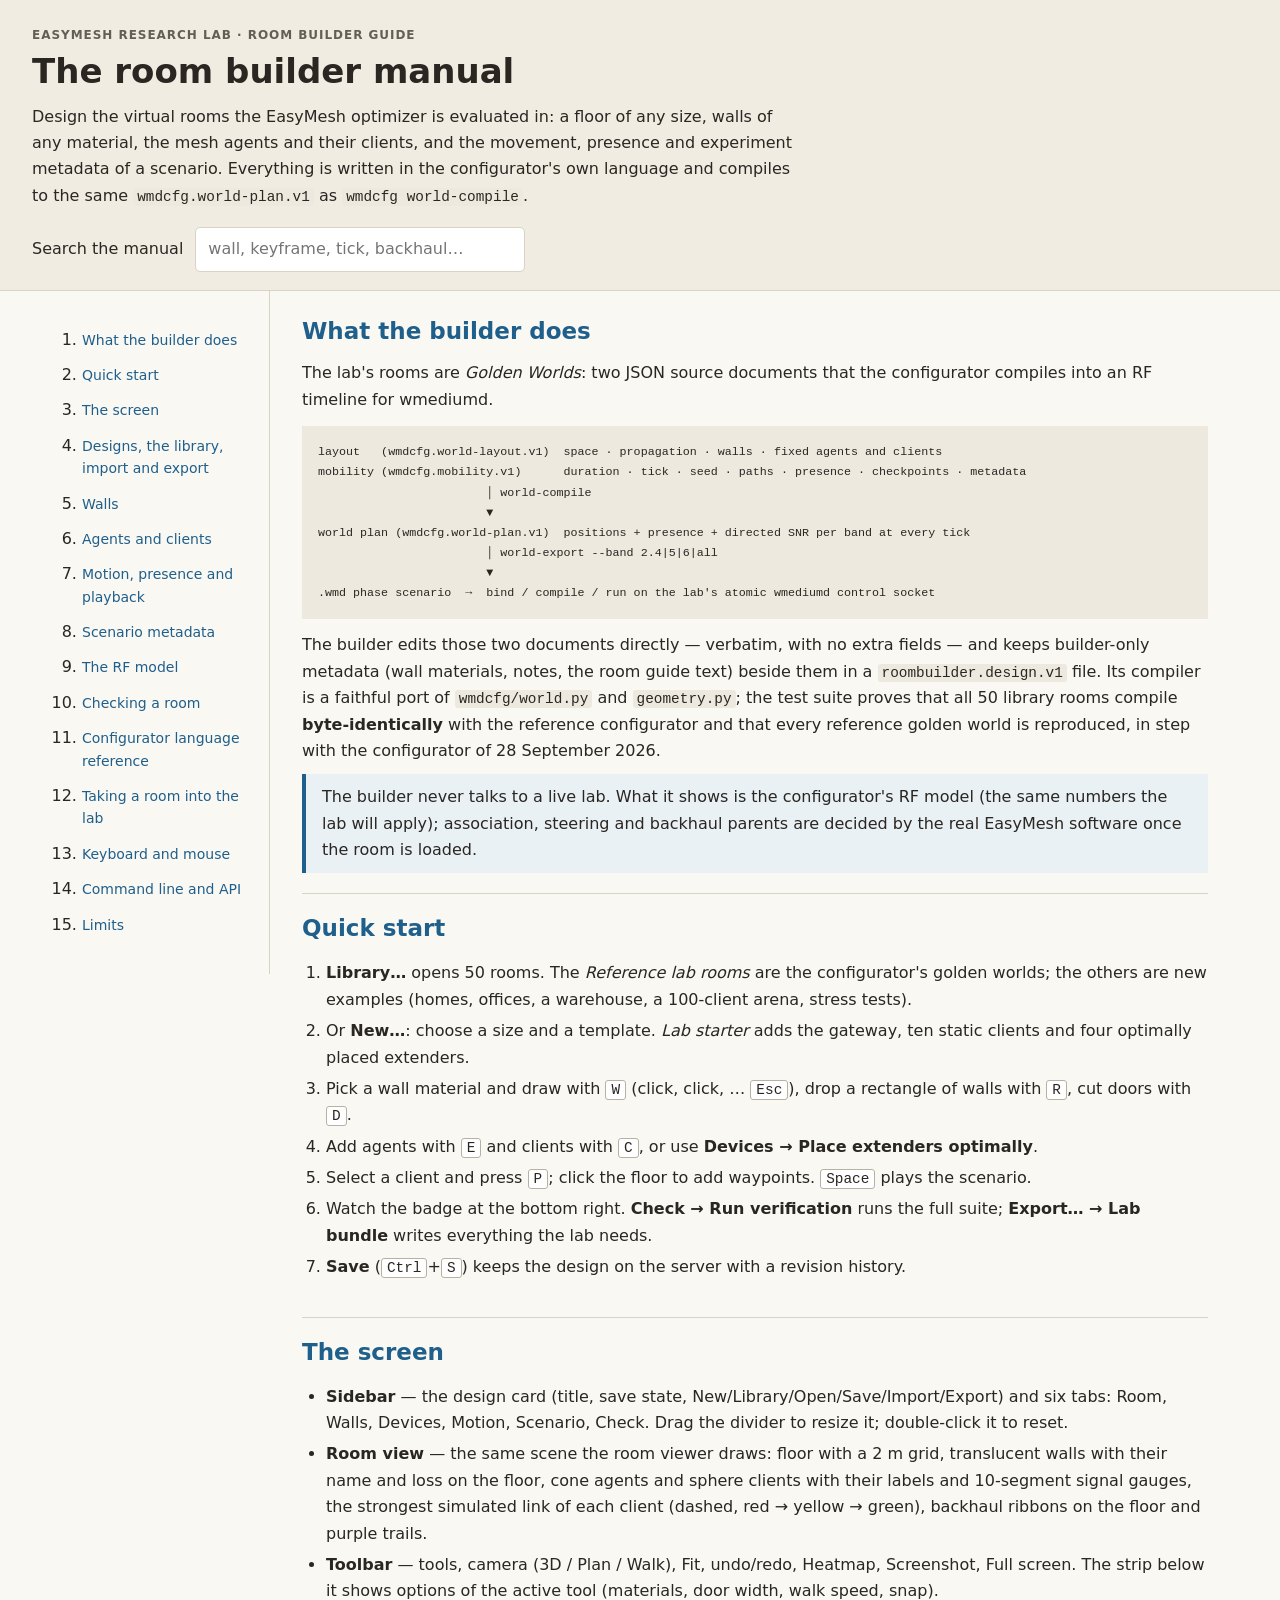
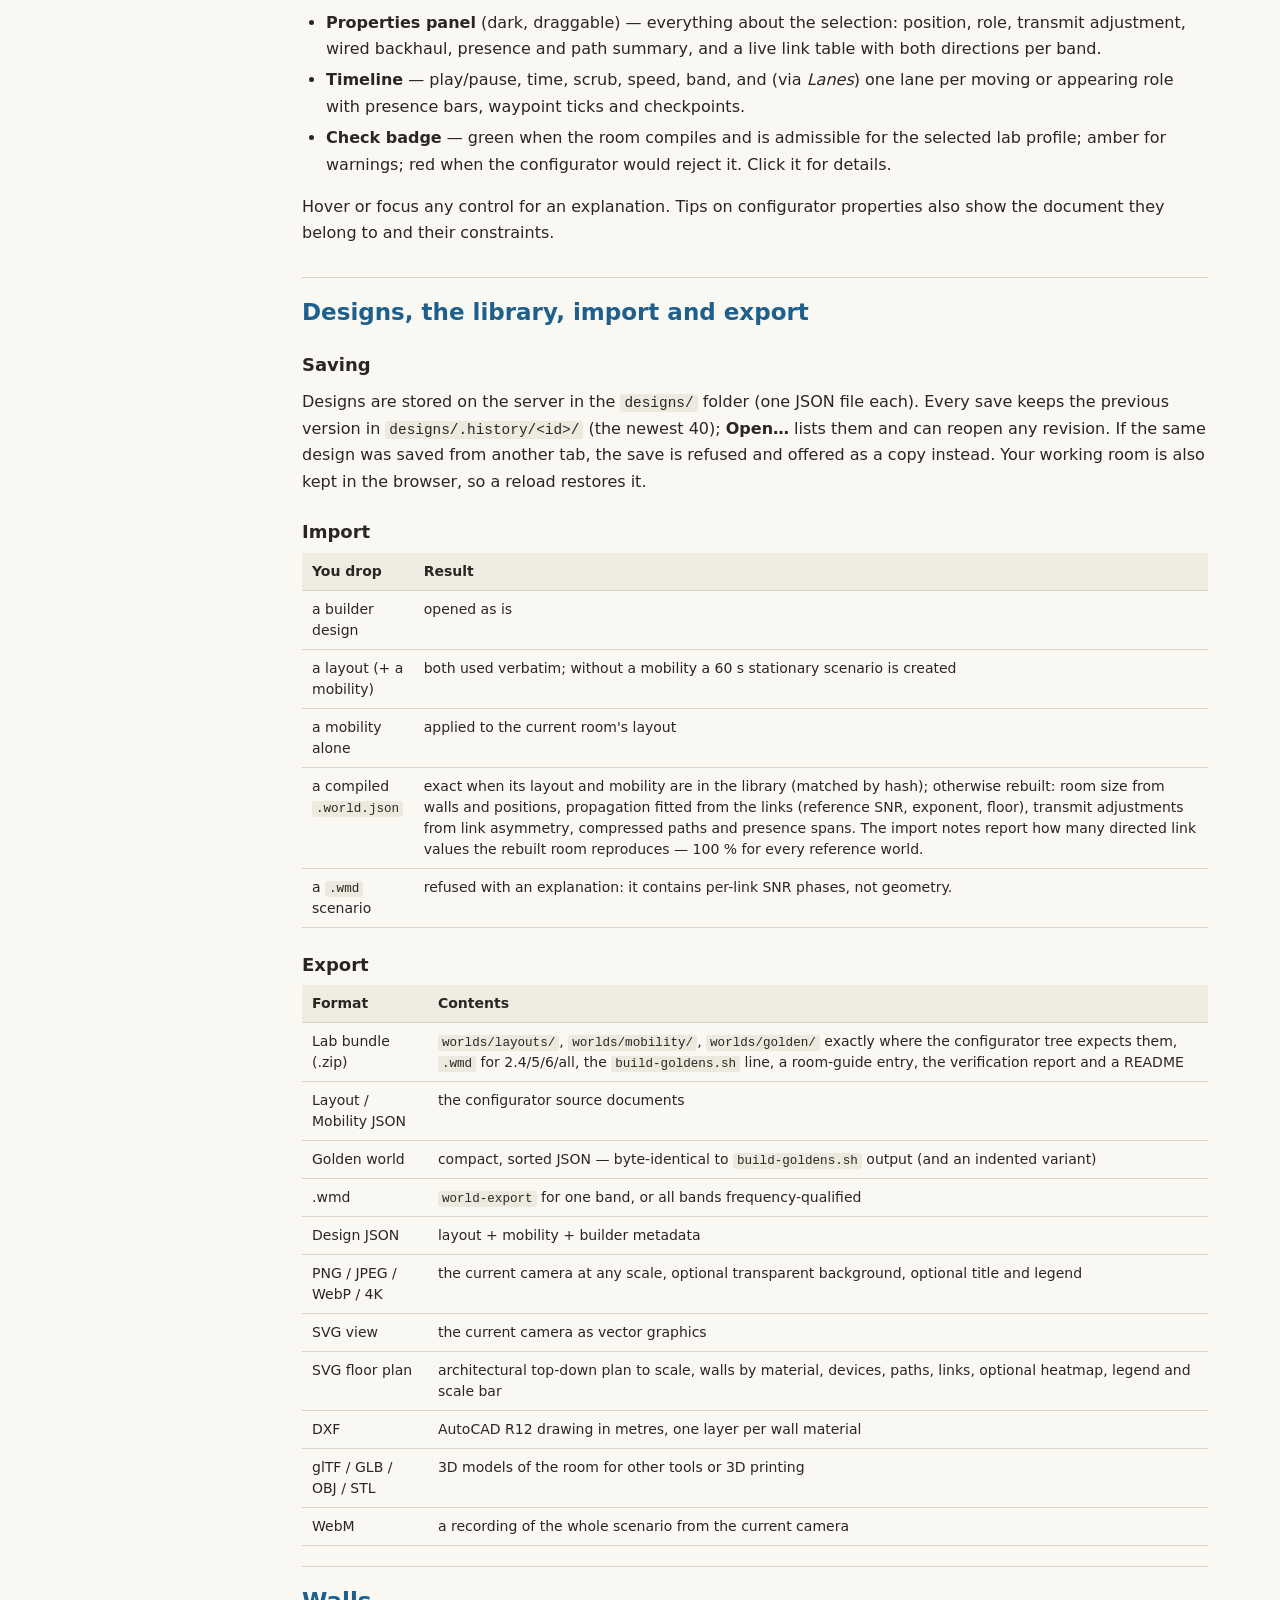
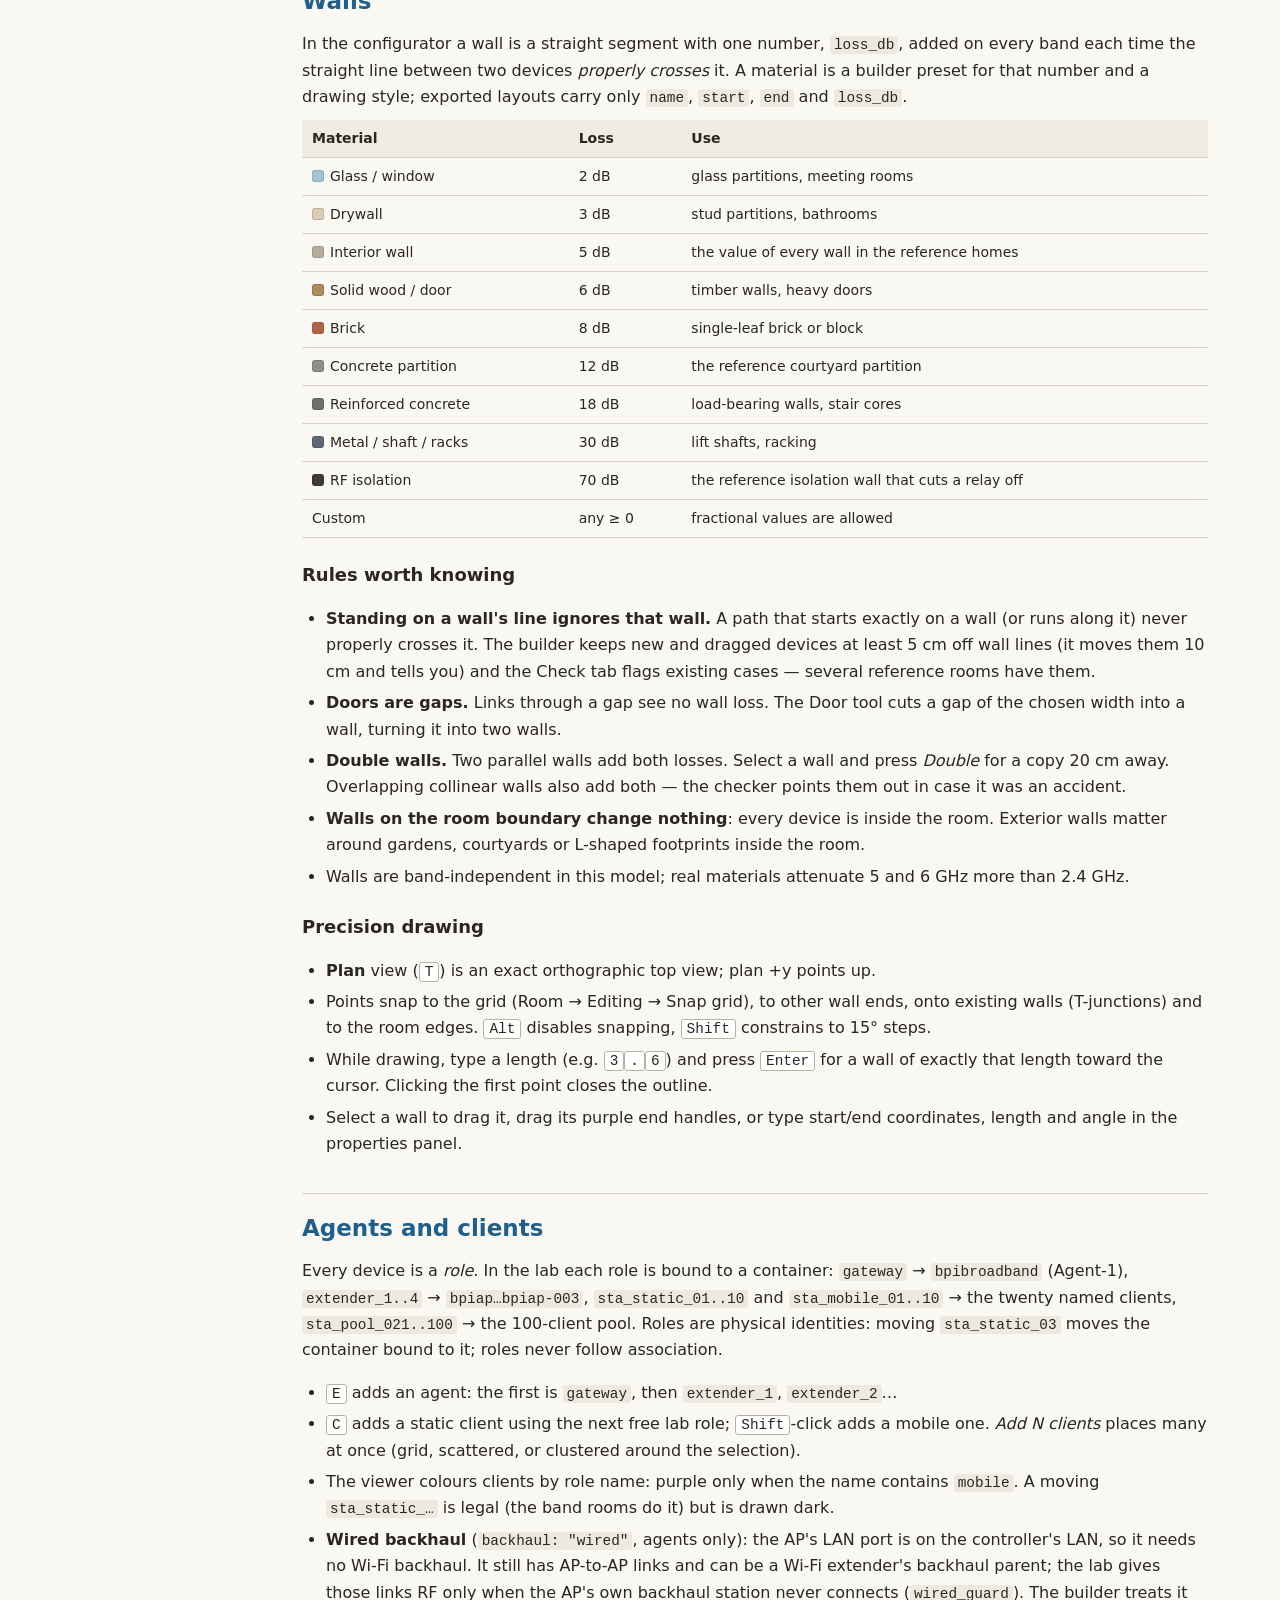
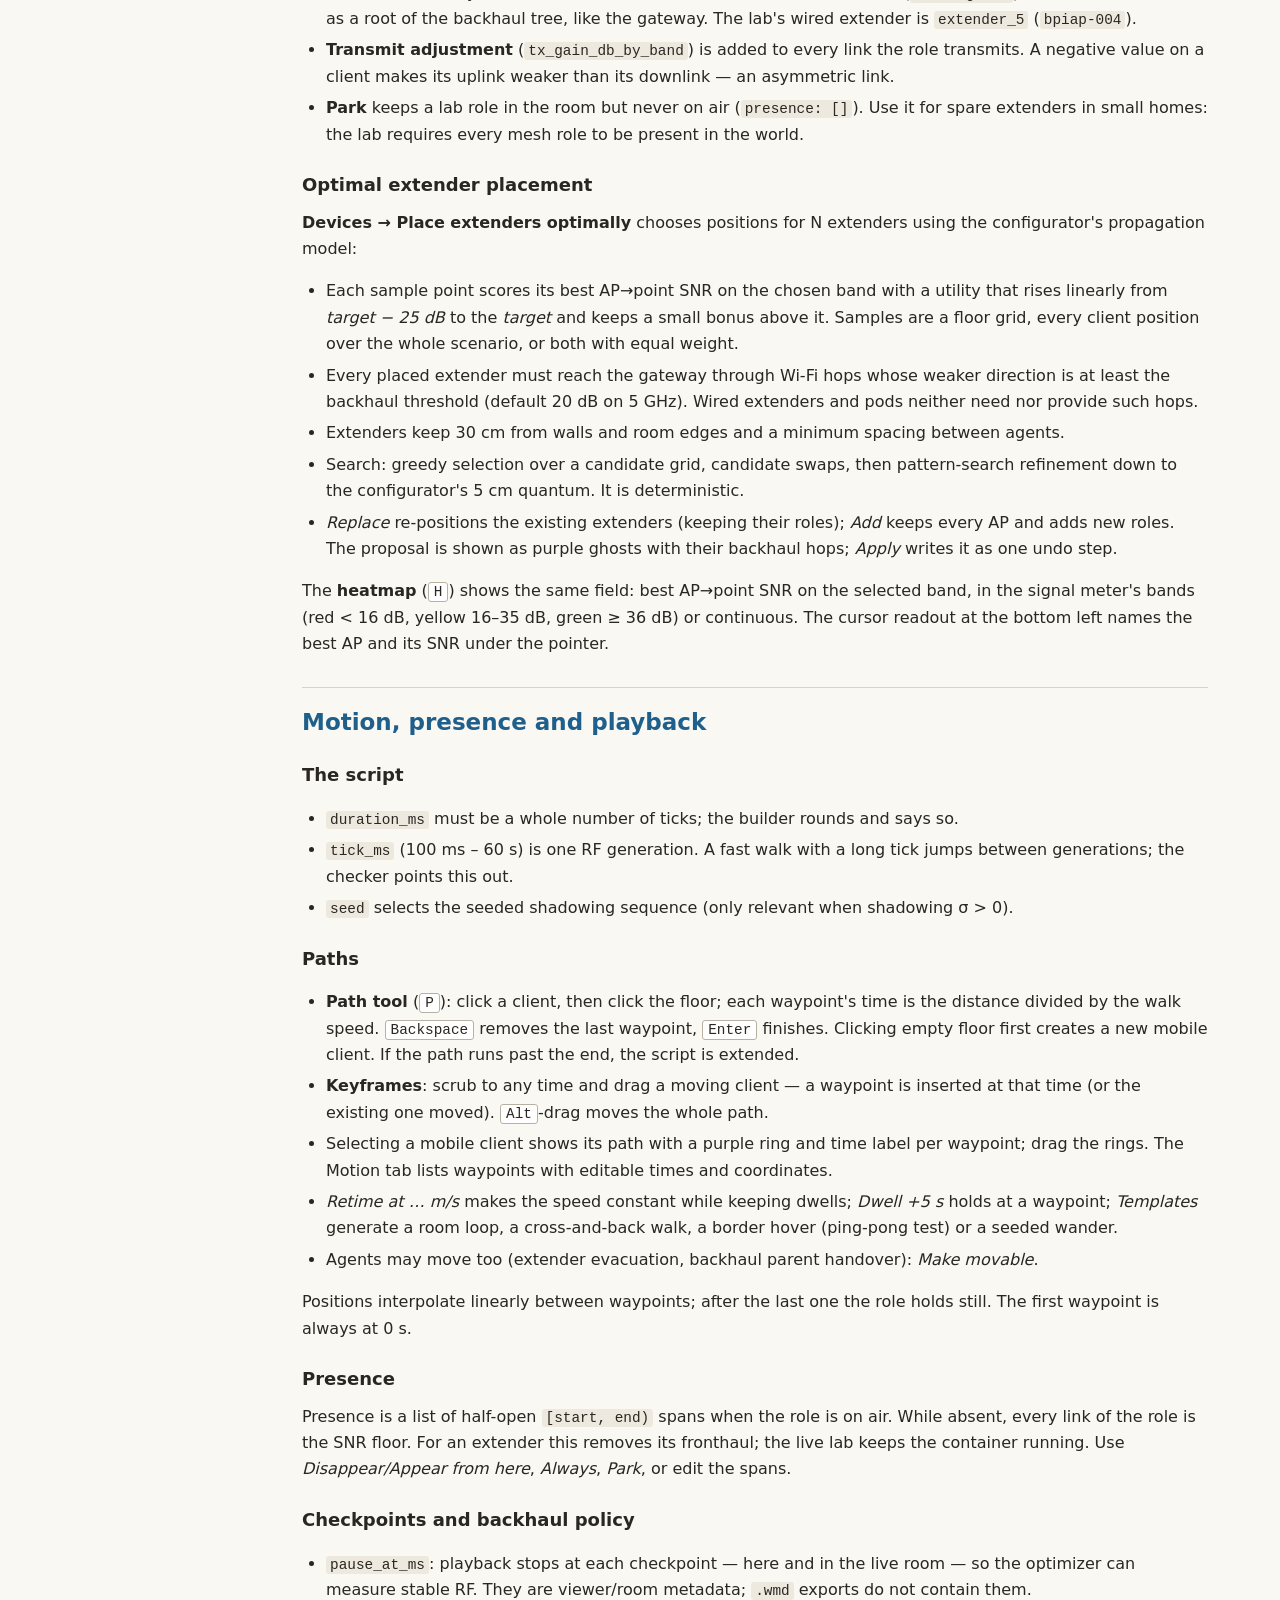
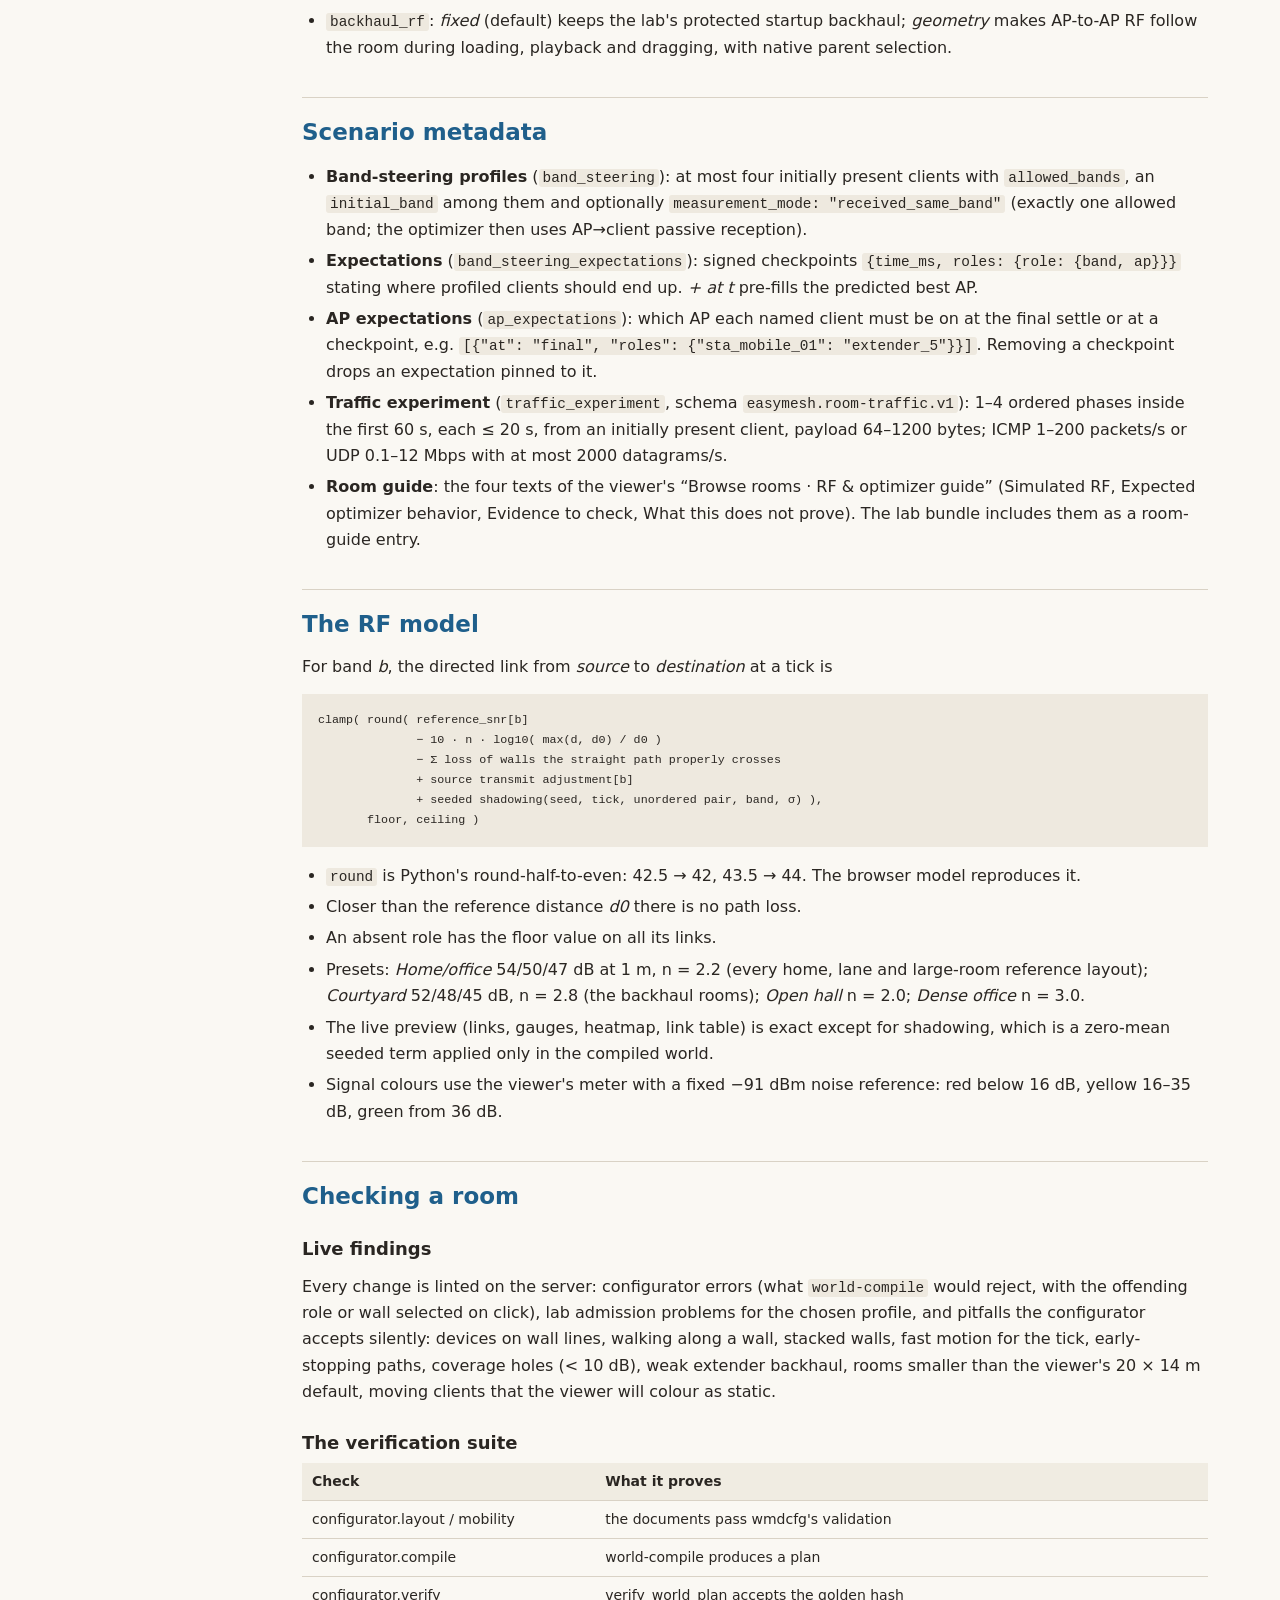
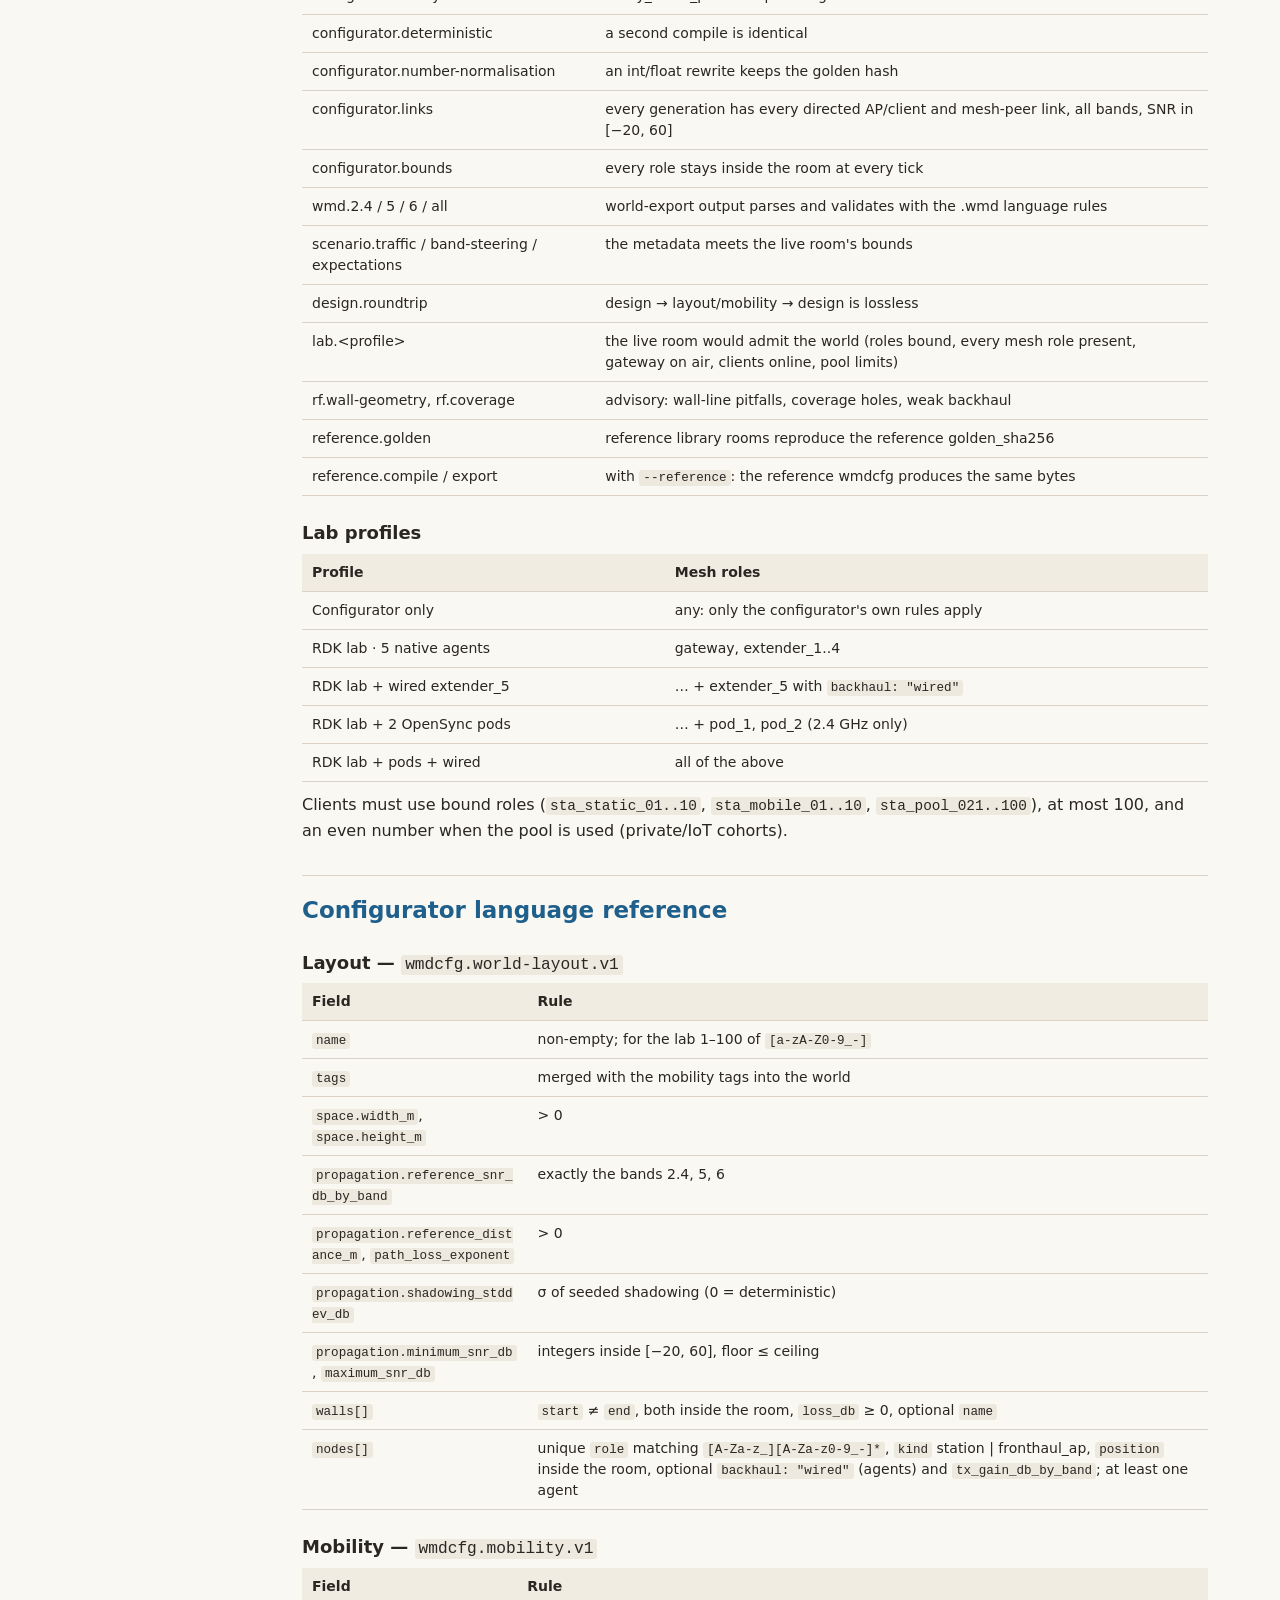
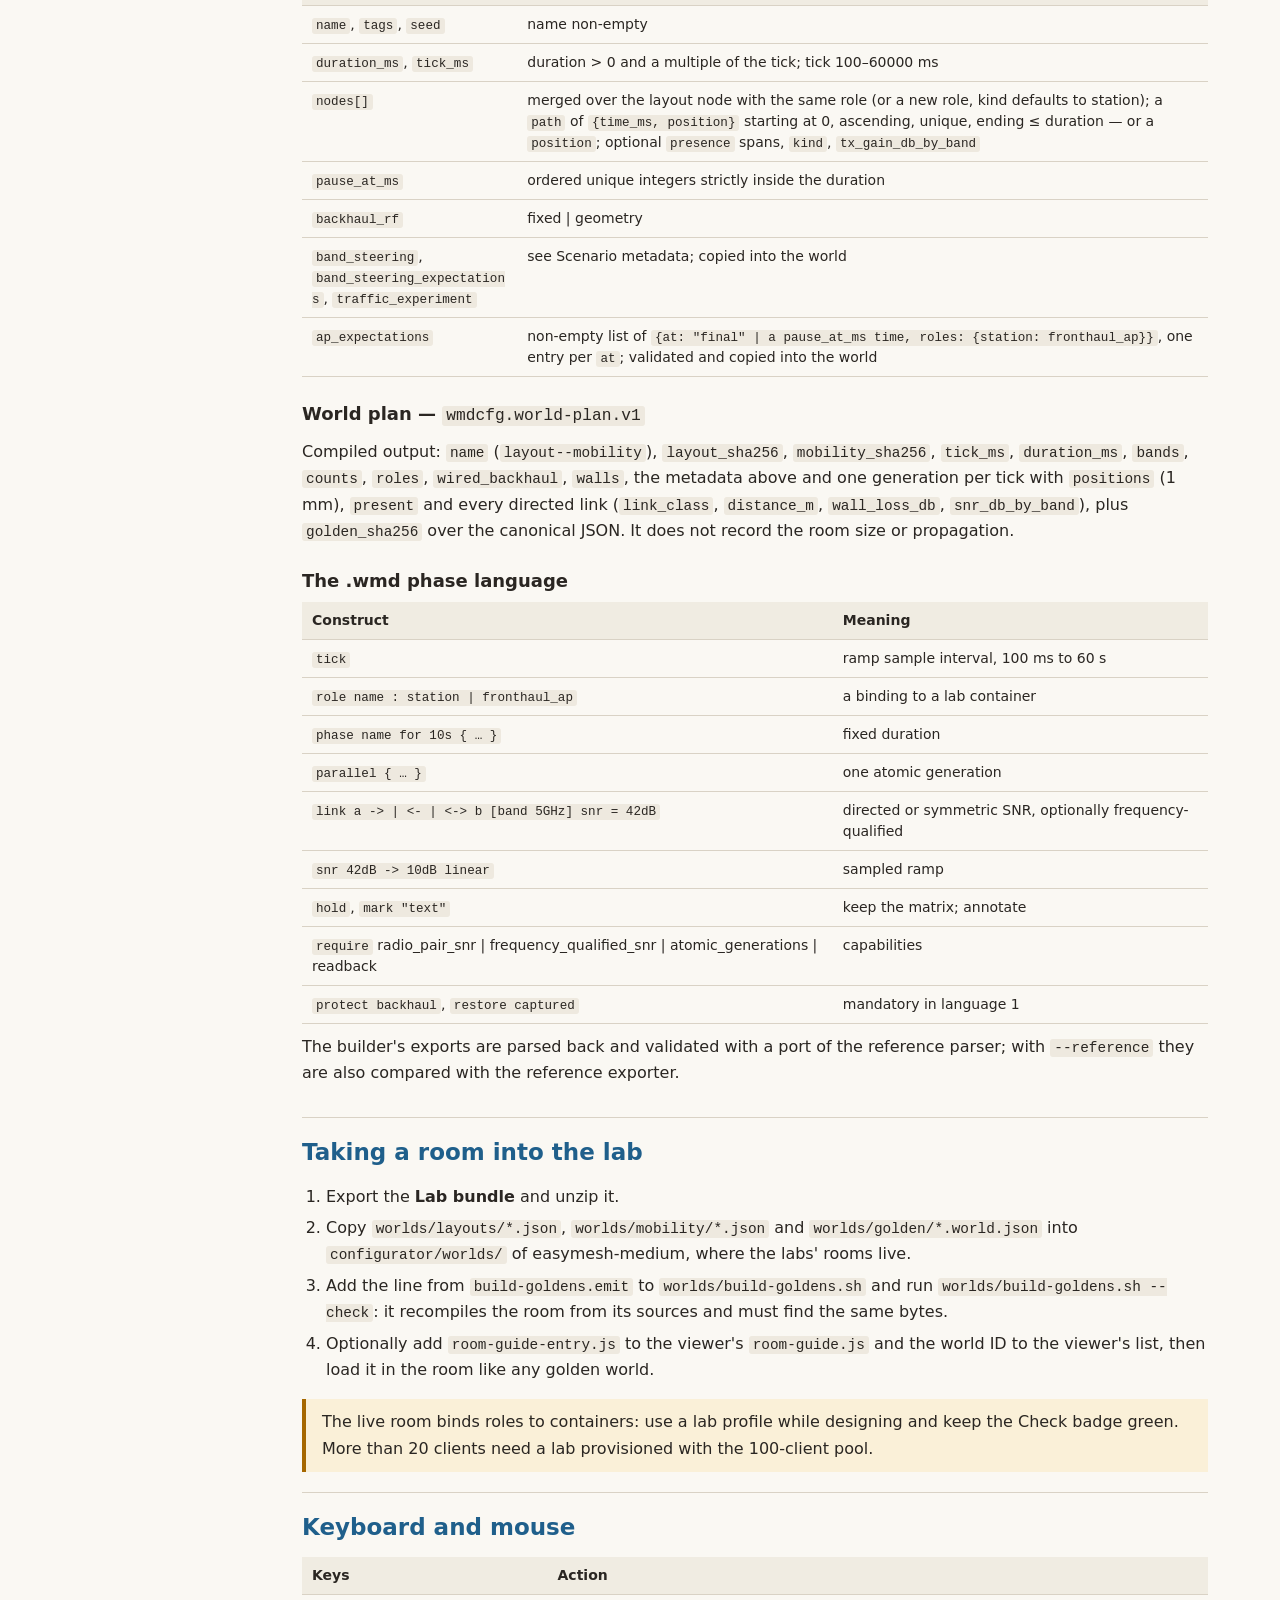
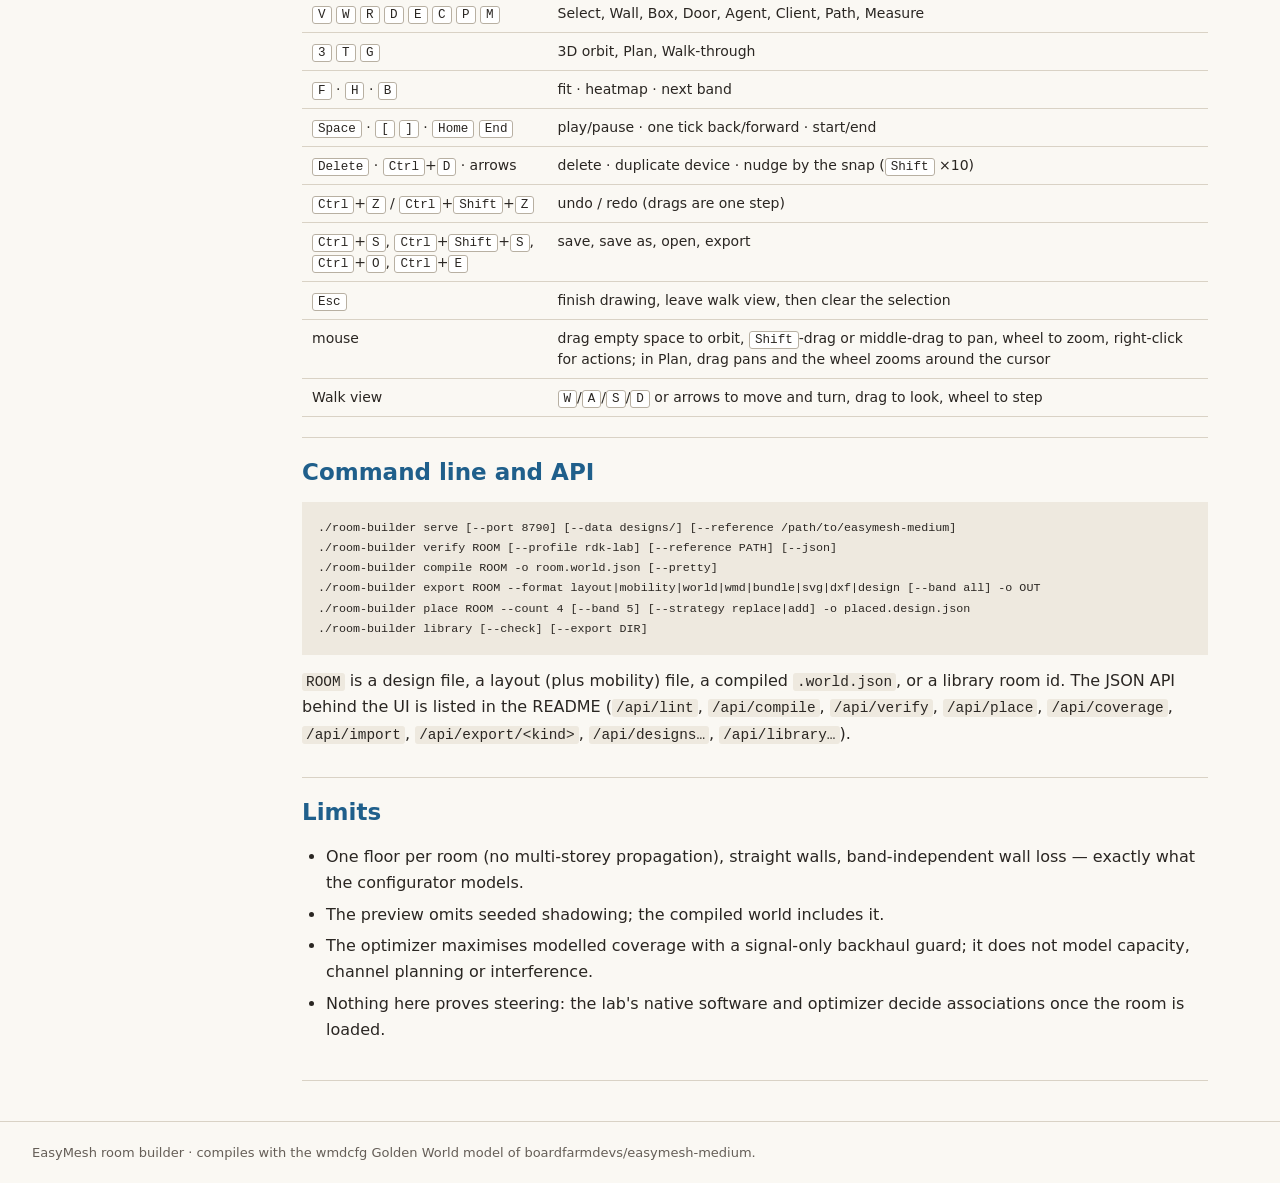
<file: roombuilder/static/manual.html>
<!doctype html>
<html lang="en">
<head>
<meta charset="utf-8">
<meta name="viewport" content="width=device-width, initial-scale=1">
<meta name="referrer" content="no-referrer">
<title>EasyMesh room builder — manual</title>
<style>
  :root { color-scheme: light; --paper: #faf8f3; --ink: #2a2622; --muted: #655e57; --rule: #d9d2c5; --accent: #1f5f8b; }
  * { box-sizing: border-box; }
  html { scroll-padding-top: 20px; }
  body { margin: 0; background: var(--paper); color: var(--ink); font: 16px/1.65 "Segoe UI", system-ui, sans-serif; }
  a { color: var(--accent); text-underline-offset: 3px; }
  a:focus-visible, button:focus-visible, input:focus-visible { outline: 3px solid var(--accent); outline-offset: 3px; }
  header { padding: 26px 32px 18px; border-bottom: 1px solid var(--rule); background: #f0ece2; }
  h1 { font-size: clamp(24px, 4vw, 34px); line-height: 1.2; margin: 5px 0 12px; }
  .eyebrow { color: var(--muted); font-size: 12px; font-weight: 700; letter-spacing: .08em; text-transform: uppercase; }
  header p { max-width: 76ch; margin: 6px 0; }
  .tools { display: flex; flex-wrap: wrap; align-items: center; gap: 12px; margin-top: 18px; }
  input, button { font: inherit; color: inherit; padding: 8px 12px; border: 1px solid var(--rule); border-radius: 5px; background: #fff; }
  input { width: min(100%, 330px); }
  button { cursor: pointer; }
  .layout { display: grid; grid-template-columns: 230px minmax(0, 1fr); max-width: 1200px; margin: auto; }
  nav { padding: 24px 20px; border-right: 1px solid var(--rule); position: sticky; top: 0; align-self: start; max-height: 100vh; overflow-y: auto; }
  nav ol { padding-left: 22px; margin: 10px 0; }
  nav li { padding: 4px 0; line-height: 1.4; }
  nav a { text-decoration: none; font-size: 14px; }
  main { min-width: 0; padding: 6px 32px 40px; }
  section { padding: 20px 0; border-bottom: 1px solid var(--rule); }
  section[hidden], nav li[hidden] { display: none; }
  h2 { color: var(--accent); font-size: 23px; line-height: 1.3; margin: 0 0 14px; }
  h3 { font-size: 18px; margin: 22px 0 6px; }
  p { margin: 10px 0; }
  li { margin: 5px 0; }
  ul, ol { padding-left: 24px; }
  .note { border-left: 4px solid var(--accent); padding: 10px 16px; background: #eaf1f5; }
  .attention { border-left-color: #a56700; background: #faf0d8; }
  .table-wrap { max-width: 100%; overflow-x: auto; }
  table { width: 100%; border-collapse: collapse; font-size: 14px; line-height: 1.5; }
  th, td { text-align: left; vertical-align: top; padding: 8px 10px; border-bottom: 1px solid var(--rule); }
  th { background: #f0ece2; }
  code, kbd { font: .9em ui-monospace, "Cascadia Code", monospace; overflow-wrap: anywhere; }
  code { background: #eee9df; padding: 1px 4px; border-radius: 3px; }
  kbd { border: 1px solid #b8b0a2; border-radius: 3px; padding: 1px 5px; background: #fff; }
  pre { background: #eee9df; padding: 16px; overflow: auto; font-size: 13px; line-height: 1.55; }
  pre code { padding: 0; overflow-wrap: normal; background: none; }
  .swatch { display: inline-block; width: 12px; height: 12px; border-radius: 3px; vertical-align: -1px; margin-right: 6px; border: 1px solid #0002; }
  #searchStatus { color: var(--muted); font-size: 13px; }
  footer { color: var(--muted); padding: 20px 32px; font-size: 13px; border-top: 1px solid var(--rule); }
  @media (max-width: 760px) { .layout { grid-template-columns: 1fr; } nav { position: static; max-height: none; border-right: 0; border-bottom: 1px solid var(--rule); } header, main, footer { padding-left: 18px; padding-right: 18px; } }
  @media print { body { background: #fff; font-size: 11pt; } .tools, nav { display: none !important; } .layout { display: block; } main { padding: 0; } section[hidden] { display: block !important; } }
</style>
</head>
<body>
<header>
  <div class="eyebrow">EasyMesh research lab · room builder guide</div>
  <h1>The room builder manual</h1>
  <p>Design the virtual rooms the EasyMesh optimizer is evaluated in: a floor of any size, walls of any material, the mesh agents and their clients, and the movement, presence and experiment metadata of a scenario. Everything is written in the configurator's own language and compiles to the same <code>wmdcfg.world-plan.v1</code> as <code>wmdcfg world-compile</code>.</p>
  <div class="tools"><label for="search">Search the manual</label> <input id="search" type="search" placeholder="wall, keyframe, tick, backhaul…"> <span id="searchStatus" role="status"></span></div>
</header>
<div class="layout">
<nav aria-label="Contents"><ol id="toc"></ol></nav>
<main id="content">

<section id="overview"><h2>What the builder does</h2>
<p>The lab's rooms are <em>Golden Worlds</em>: two JSON source documents that the configurator compiles into an RF timeline for wmediumd.</p>
<pre><code>layout   (wmdcfg.world-layout.v1)  space · propagation · walls · fixed agents and clients
mobility (wmdcfg.mobility.v1)      duration · tick · seed · paths · presence · checkpoints · metadata
                        │ world-compile
                        ▼
world plan (wmdcfg.world-plan.v1)  positions + presence + directed SNR per band at every tick
                        │ world-export --band 2.4|5|6|all
                        ▼
.wmd phase scenario  →  bind / compile / run on the lab's atomic wmediumd control socket</code></pre>
<p>The builder edits those two documents directly — verbatim, with no extra fields — and keeps builder-only metadata (wall materials, notes, the room guide text) beside them in a <code>roombuilder.design.v1</code> file. Its compiler is a faithful port of <code>wmdcfg/world.py</code> and <code>geometry.py</code>; the test suite proves that all 50 library rooms compile <strong>byte-identically</strong> with the reference configurator and that every reference golden world is reproduced, in step with the configurator of 28 September 2026.</p>
<div class="note">The builder never talks to a live lab. What it shows is the configurator's RF model (the same numbers the lab will apply); association, steering and backhaul parents are decided by the real EasyMesh software once the room is loaded.</div>
</section>

<section id="quickstart"><h2>Quick start</h2>
<ol>
<li><strong>Library…</strong> opens 50 rooms. The <em>Reference lab rooms</em> are the configurator's golden worlds; the others are new examples (homes, offices, a warehouse, a 100-client arena, stress tests).</li>
<li>Or <strong>New…</strong>: choose a size and a template. <em>Lab starter</em> adds the gateway, ten static clients and four optimally placed extenders.</li>
<li>Pick a wall material and draw with <kbd>W</kbd> (click, click, … <kbd>Esc</kbd>), drop a rectangle of walls with <kbd>R</kbd>, cut doors with <kbd>D</kbd>.</li>
<li>Add agents with <kbd>E</kbd> and clients with <kbd>C</kbd>, or use <strong>Devices → Place extenders optimally</strong>.</li>
<li>Select a client and press <kbd>P</kbd>; click the floor to add waypoints. <kbd>Space</kbd> plays the scenario.</li>
<li>Watch the badge at the bottom right. <strong>Check → Run verification</strong> runs the full suite; <strong>Export… → Lab bundle</strong> writes everything the lab needs.</li>
<li><strong>Save</strong> (<kbd>Ctrl</kbd>+<kbd>S</kbd>) keeps the design on the server with a revision history.</li>
</ol>
</section>

<section id="screen"><h2>The screen</h2>
<ul>
<li><strong>Sidebar</strong> — the design card (title, save state, New/Library/Open/Save/Import/Export) and six tabs: Room, Walls, Devices, Motion, Scenario, Check. Drag the divider to resize it; double-click it to reset.</li>
<li><strong>Room view</strong> — the same scene the room viewer draws: floor with a 2 m grid, translucent walls with their name and loss on the floor, cone agents and sphere clients with their labels and 10-segment signal gauges, the strongest simulated link of each client (dashed, red → yellow → green), backhaul ribbons on the floor and purple trails.</li>
<li><strong>Toolbar</strong> — tools, camera (3D / Plan / Walk), Fit, undo/redo, Heatmap, Screenshot, Full screen. The strip below it shows options of the active tool (materials, door width, walk speed, snap).</li>
<li><strong>Properties panel</strong> (dark, draggable) — everything about the selection: position, role, transmit adjustment, wired backhaul, presence and path summary, and a live link table with both directions per band.</li>
<li><strong>Timeline</strong> — play/pause, time, scrub, speed, band, and (via <em>Lanes</em>) one lane per moving or appearing role with presence bars, waypoint ticks and checkpoints.</li>
<li><strong>Check badge</strong> — green when the room compiles and is admissible for the selected lab profile; amber for warnings; red when the configurator would reject it. Click it for details.</li>
</ul>
<p>Hover or focus any control for an explanation. Tips on configurator properties also show the document they belong to and their constraints.</p>
</section>

<section id="designs"><h2>Designs, the library, import and export</h2>
<h3>Saving</h3>
<p>Designs are stored on the server in the <code>designs/</code> folder (one JSON file each). Every save keeps the previous version in <code>designs/.history/&lt;id&gt;/</code> (the newest 40); <strong>Open…</strong> lists them and can reopen any revision. If the same design was saved from another tab, the save is refused and offered as a copy instead. Your working room is also kept in the browser, so a reload restores it.</p>
<h3>Import</h3>
<table><tr><th>You drop</th><th>Result</th></tr>
<tr><td>a builder design</td><td>opened as is</td></tr>
<tr><td>a layout (+ a mobility)</td><td>both used verbatim; without a mobility a 60 s stationary scenario is created</td></tr>
<tr><td>a mobility alone</td><td>applied to the current room's layout</td></tr>
<tr><td>a compiled <code>.world.json</code></td><td>exact when its layout and mobility are in the library (matched by hash); otherwise rebuilt: room size from walls and positions, propagation fitted from the links (reference SNR, exponent, floor), transmit adjustments from link asymmetry, compressed paths and presence spans. The import notes report how many directed link values the rebuilt room reproduces — 100 % for every reference world.</td></tr>
<tr><td>a <code>.wmd</code> scenario</td><td>refused with an explanation: it contains per-link SNR phases, not geometry.</td></tr></table>
<h3>Export</h3>
<table><tr><th>Format</th><th>Contents</th></tr>
<tr><td>Lab bundle (.zip)</td><td><code>worlds/layouts/</code>, <code>worlds/mobility/</code>, <code>worlds/golden/</code> exactly where the configurator tree expects them, <code>.wmd</code> for 2.4/5/6/all, the <code>build-goldens.sh</code> line, a room-guide entry, the verification report and a README</td></tr>
<tr><td>Layout / Mobility JSON</td><td>the configurator source documents</td></tr>
<tr><td>Golden world</td><td>compact, sorted JSON — byte-identical to <code>build-goldens.sh</code> output (and an indented variant)</td></tr>
<tr><td>.wmd</td><td><code>world-export</code> for one band, or all bands frequency-qualified</td></tr>
<tr><td>Design JSON</td><td>layout + mobility + builder metadata</td></tr>
<tr><td>PNG / JPEG / WebP / 4K</td><td>the current camera at any scale, optional transparent background, optional title and legend</td></tr>
<tr><td>SVG view</td><td>the current camera as vector graphics</td></tr>
<tr><td>SVG floor plan</td><td>architectural top-down plan to scale, walls by material, devices, paths, links, optional heatmap, legend and scale bar</td></tr>
<tr><td>DXF</td><td>AutoCAD R12 drawing in metres, one layer per wall material</td></tr>
<tr><td>glTF / GLB / OBJ / STL</td><td>3D models of the room for other tools or 3D printing</td></tr>
<tr><td>WebM</td><td>a recording of the whole scenario from the current camera</td></tr></table>
</section>

<section id="walls"><h2>Walls</h2>
<p>In the configurator a wall is a straight segment with one number, <code>loss_db</code>, added on every band each time the straight line between two devices <em>properly crosses</em> it. A material is a builder preset for that number and a drawing style; exported layouts carry only <code>name</code>, <code>start</code>, <code>end</code> and <code>loss_db</code>.</p>
<table><tr><th>Material</th><th>Loss</th><th>Use</th></tr>
<tr><td><span class="swatch" style="background:#9fc5d6"></span>Glass / window</td><td>2 dB</td><td>glass partitions, meeting rooms</td></tr>
<tr><td><span class="swatch" style="background:#d9cdb8"></span>Drywall</td><td>3 dB</td><td>stud partitions, bathrooms</td></tr>
<tr><td><span class="swatch" style="background:#b8ad9a"></span>Interior wall</td><td>5 dB</td><td>the value of every wall in the reference homes</td></tr>
<tr><td><span class="swatch" style="background:#b08a5a"></span>Solid wood / door</td><td>6 dB</td><td>timber walls, heavy doors</td></tr>
<tr><td><span class="swatch" style="background:#b0654a"></span>Brick</td><td>8 dB</td><td>single-leaf brick or block</td></tr>
<tr><td><span class="swatch" style="background:#8f8f8a"></span>Concrete partition</td><td>12 dB</td><td>the reference courtyard partition</td></tr>
<tr><td><span class="swatch" style="background:#6f6f6b"></span>Reinforced concrete</td><td>18 dB</td><td>load-bearing walls, stair cores</td></tr>
<tr><td><span class="swatch" style="background:#5d6874"></span>Metal / shaft / racks</td><td>30 dB</td><td>lift shafts, racking</td></tr>
<tr><td><span class="swatch" style="background:#3e3a36"></span>RF isolation</td><td>70 dB</td><td>the reference isolation wall that cuts a relay off</td></tr>
<tr><td>Custom</td><td>any ≥ 0</td><td>fractional values are allowed</td></tr></table>
<h3>Rules worth knowing</h3>
<ul>
<li><strong>Standing on a wall's line ignores that wall.</strong> A path that starts exactly on a wall (or runs along it) never properly crosses it. The builder keeps new and dragged devices at least 5 cm off wall lines (it moves them 10 cm and tells you) and the Check tab flags existing cases — several reference rooms have them.</li>
<li><strong>Doors are gaps.</strong> Links through a gap see no wall loss. The Door tool cuts a gap of the chosen width into a wall, turning it into two walls.</li>
<li><strong>Double walls.</strong> Two parallel walls add both losses. Select a wall and press <em>Double</em> for a copy 20 cm away. Overlapping collinear walls also add both — the checker points them out in case it was an accident.</li>
<li><strong>Walls on the room boundary change nothing</strong>: every device is inside the room. Exterior walls matter around gardens, courtyards or L-shaped footprints inside the room.</li>
<li>Walls are band-independent in this model; real materials attenuate 5 and 6 GHz more than 2.4 GHz.</li>
</ul>
<h3>Precision drawing</h3>
<ul>
<li><strong>Plan</strong> view (<kbd>T</kbd>) is an exact orthographic top view; plan +y points up.</li>
<li>Points snap to the grid (Room → Editing → Snap grid), to other wall ends, onto existing walls (T-junctions) and to the room edges. <kbd>Alt</kbd> disables snapping, <kbd>Shift</kbd> constrains to 15° steps.</li>
<li>While drawing, type a length (e.g. <kbd>3</kbd><kbd>.</kbd><kbd>6</kbd>) and press <kbd>Enter</kbd> for a wall of exactly that length toward the cursor. Clicking the first point closes the outline.</li>
<li>Select a wall to drag it, drag its purple end handles, or type start/end coordinates, length and angle in the properties panel.</li>
</ul>
</section>

<section id="devices"><h2>Agents and clients</h2>
<p>Every device is a <em>role</em>. In the lab each role is bound to a container: <code>gateway</code> → <code>bpibroadband</code> (Agent-1), <code>extender_1..4</code> → <code>bpiap…bpiap-003</code>, <code>sta_static_01..10</code> and <code>sta_mobile_01..10</code> → the twenty named clients, <code>sta_pool_021..100</code> → the 100-client pool. Roles are physical identities: moving <code>sta_static_03</code> moves the container bound to it; roles never follow association.</p>
<ul>
<li><kbd>E</kbd> adds an agent: the first is <code>gateway</code>, then <code>extender_1</code>, <code>extender_2</code>…</li>
<li><kbd>C</kbd> adds a static client using the next free lab role; <kbd>Shift</kbd>-click adds a mobile one. <em>Add N clients</em> places many at once (grid, scattered, or clustered around the selection).</li>
<li>The viewer colours clients by role name: purple only when the name contains <code>mobile</code>. A moving <code>sta_static_…</code> is legal (the band rooms do it) but is drawn dark.</li>
<li><strong>Wired backhaul</strong> (<code>backhaul: "wired"</code>, agents only): the AP's LAN port is on the controller's LAN, so it needs no Wi-Fi backhaul. It still has AP-to-AP links and can be a Wi-Fi extender's backhaul parent; the lab gives those links RF only when the AP's own backhaul station never connects (<code>wired_guard</code>). The builder treats it as a root of the backhaul tree, like the gateway. The lab's wired extender is <code>extender_5</code> (<code>bpiap-004</code>).</li>
<li><strong>Transmit adjustment</strong> (<code>tx_gain_db_by_band</code>) is added to every link the role transmits. A negative value on a client makes its uplink weaker than its downlink — an asymmetric link.</li>
<li><strong>Park</strong> keeps a lab role in the room but never on air (<code>presence: []</code>). Use it for spare extenders in small homes: the lab requires every mesh role to be present in the world.</li>
</ul>
<h3>Optimal extender placement</h3>
<p><strong>Devices → Place extenders optimally</strong> chooses positions for N extenders using the configurator's propagation model:</p>
<ul>
<li>Each sample point scores its best AP→point SNR on the chosen band with a utility that rises linearly from <em>target − 25 dB</em> to the <em>target</em> and keeps a small bonus above it. Samples are a floor grid, every client position over the whole scenario, or both with equal weight.</li>
<li>Every placed extender must reach the gateway through Wi-Fi hops whose weaker direction is at least the backhaul threshold (default 20 dB on 5 GHz). Wired extenders and pods neither need nor provide such hops.</li>
<li>Extenders keep 30 cm from walls and room edges and a minimum spacing between agents.</li>
<li>Search: greedy selection over a candidate grid, candidate swaps, then pattern-search refinement down to the configurator's 5 cm quantum. It is deterministic.</li>
<li><em>Replace</em> re-positions the existing extenders (keeping their roles); <em>Add</em> keeps every AP and adds new roles. The proposal is shown as purple ghosts with their backhaul hops; <em>Apply</em> writes it as one undo step.</li>
</ul>
<p>The <strong>heatmap</strong> (<kbd>H</kbd>) shows the same field: best AP→point SNR on the selected band, in the signal meter's bands (red &lt; 16 dB, yellow 16–35 dB, green ≥ 36 dB) or continuous. The cursor readout at the bottom left names the best AP and its SNR under the pointer.</p>
</section>

<section id="motion"><h2>Motion, presence and playback</h2>
<h3>The script</h3>
<ul>
<li><code>duration_ms</code> must be a whole number of ticks; the builder rounds and says so.</li>
<li><code>tick_ms</code> (100 ms – 60 s) is one RF generation. A fast walk with a long tick jumps between generations; the checker points this out.</li>
<li><code>seed</code> selects the seeded shadowing sequence (only relevant when shadowing σ &gt; 0).</li>
</ul>
<h3>Paths</h3>
<ul>
<li><strong>Path tool</strong> (<kbd>P</kbd>): click a client, then click the floor; each waypoint's time is the distance divided by the walk speed. <kbd>Backspace</kbd> removes the last waypoint, <kbd>Enter</kbd> finishes. Clicking empty floor first creates a new mobile client. If the path runs past the end, the script is extended.</li>
<li><strong>Keyframes</strong>: scrub to any time and drag a moving client — a waypoint is inserted at that time (or the existing one moved). <kbd>Alt</kbd>-drag moves the whole path.</li>
<li>Selecting a mobile client shows its path with a purple ring and time label per waypoint; drag the rings. The Motion tab lists waypoints with editable times and coordinates.</li>
<li><em>Retime at … m/s</em> makes the speed constant while keeping dwells; <em>Dwell +5 s</em> holds at a waypoint; <em>Templates</em> generate a room loop, a cross-and-back walk, a border hover (ping-pong test) or a seeded wander.</li>
<li>Agents may move too (extender evacuation, backhaul parent handover): <em>Make movable</em>.</li>
</ul>
<p>Positions interpolate linearly between waypoints; after the last one the role holds still. The first waypoint is always at 0 s.</p>
<h3>Presence</h3>
<p>Presence is a list of half-open <code>[start, end)</code> spans when the role is on air. While absent, every link of the role is the SNR floor. For an extender this removes its fronthaul; the live lab keeps the container running. Use <em>Disappear/Appear from here</em>, <em>Always</em>, <em>Park</em>, or edit the spans.</p>
<h3>Checkpoints and backhaul policy</h3>
<ul>
<li><code>pause_at_ms</code>: playback stops at each checkpoint — here and in the live room — so the optimizer can measure stable RF. They are viewer/room metadata; <code>.wmd</code> exports do not contain them.</li>
<li><code>backhaul_rf</code>: <em>fixed</em> (default) keeps the lab's protected startup backhaul; <em>geometry</em> makes AP-to-AP RF follow the room during loading, playback and dragging, with native parent selection.</li>
</ul>
</section>

<section id="scenario"><h2>Scenario metadata</h2>
<ul>
<li><strong>Band-steering profiles</strong> (<code>band_steering</code>): at most four initially present clients with <code>allowed_bands</code>, an <code>initial_band</code> among them and optionally <code>measurement_mode: "received_same_band"</code> (exactly one allowed band; the optimizer then uses AP→client passive reception).</li>
<li><strong>Expectations</strong> (<code>band_steering_expectations</code>): signed checkpoints <code>{time_ms, roles: {role: {band, ap}}}</code> stating where profiled clients should end up. <em>+ at t</em> pre-fills the predicted best AP.</li>
<li><strong>AP expectations</strong> (<code>ap_expectations</code>): which AP each named client must be on at the final settle or at a checkpoint, e.g. <code>[{"at": "final", "roles": {"sta_mobile_01": "extender_5"}}]</code>. Removing a checkpoint drops an expectation pinned to it.</li>
<li><strong>Traffic experiment</strong> (<code>traffic_experiment</code>, schema <code>easymesh.room-traffic.v1</code>): 1–4 ordered phases inside the first 60 s, each ≤ 20 s, from an initially present client, payload 64–1200 bytes; ICMP 1–200 packets/s or UDP 0.1–12 Mbps with at most 2000 datagrams/s.</li>
<li><strong>Room guide</strong>: the four texts of the viewer's “Browse rooms · RF &amp; optimizer guide” (Simulated RF, Expected optimizer behavior, Evidence to check, What this does not prove). The lab bundle includes them as a room-guide entry.</li>
</ul>
</section>

<section id="rf"><h2>The RF model</h2>
<p>For band <em>b</em>, the directed link from <em>source</em> to <em>destination</em> at a tick is</p>
<pre><code>clamp( round( reference_snr[b]
              − 10 · n · log10( max(d, d0) / d0 )
              − Σ loss of walls the straight path properly crosses
              + source transmit adjustment[b]
              + seeded shadowing(seed, tick, unordered pair, band, σ) ),
       floor, ceiling )</code></pre>
<ul>
<li><code>round</code> is Python's round-half-to-even: 42.5 → 42, 43.5 → 44. The browser model reproduces it.</li>
<li>Closer than the reference distance <em>d0</em> there is no path loss.</li>
<li>An absent role has the floor value on all its links.</li>
<li>Presets: <em>Home/office</em> 54/50/47 dB at 1 m, n = 2.2 (every home, lane and large-room reference layout); <em>Courtyard</em> 52/48/45 dB, n = 2.8 (the backhaul rooms); <em>Open hall</em> n = 2.0; <em>Dense office</em> n = 3.0.</li>
<li>The live preview (links, gauges, heatmap, link table) is exact except for shadowing, which is a zero-mean seeded term applied only in the compiled world.</li>
<li>Signal colours use the viewer's meter with a fixed −91 dBm noise reference: red below 16 dB, yellow 16–35 dB, green from 36 dB.</li>
</ul>
</section>

<section id="checks"><h2>Checking a room</h2>
<h3>Live findings</h3>
<p>Every change is linted on the server: configurator errors (what <code>world-compile</code> would reject, with the offending role or wall selected on click), lab admission problems for the chosen profile, and pitfalls the configurator accepts silently: devices on wall lines, walking along a wall, stacked walls, fast motion for the tick, early-stopping paths, coverage holes (&lt; 10 dB), weak extender backhaul, rooms smaller than the viewer's 20 × 14 m default, moving clients that the viewer will colour as static.</p>
<h3>The verification suite</h3>
<table><tr><th>Check</th><th>What it proves</th></tr>
<tr><td>configurator.layout / mobility</td><td>the documents pass wmdcfg's validation</td></tr>
<tr><td>configurator.compile</td><td>world-compile produces a plan</td></tr>
<tr><td>configurator.verify</td><td>verify_world_plan accepts the golden hash</td></tr>
<tr><td>configurator.deterministic</td><td>a second compile is identical</td></tr>
<tr><td>configurator.number-normalisation</td><td>an int/float rewrite keeps the golden hash</td></tr>
<tr><td>configurator.links</td><td>every generation has every directed AP/client and mesh-peer link, all bands, SNR in [−20, 60]</td></tr>
<tr><td>configurator.bounds</td><td>every role stays inside the room at every tick</td></tr>
<tr><td>wmd.2.4 / 5 / 6 / all</td><td>world-export output parses and validates with the .wmd language rules</td></tr>
<tr><td>scenario.traffic / band-steering / expectations</td><td>the metadata meets the live room's bounds</td></tr>
<tr><td>design.roundtrip</td><td>design → layout/mobility → design is lossless</td></tr>
<tr><td>lab.&lt;profile&gt;</td><td>the live room would admit the world (roles bound, every mesh role present, gateway on air, clients online, pool limits)</td></tr>
<tr><td>rf.wall-geometry, rf.coverage</td><td>advisory: wall-line pitfalls, coverage holes, weak backhaul</td></tr>
<tr><td>reference.golden</td><td>reference library rooms reproduce the reference golden_sha256</td></tr>
<tr><td>reference.compile / export</td><td>with <code>--reference</code>: the reference wmdcfg produces the same bytes</td></tr></table>
<h3>Lab profiles</h3>
<table><tr><th>Profile</th><th>Mesh roles</th></tr>
<tr><td>Configurator only</td><td>any: only the configurator's own rules apply</td></tr>
<tr><td>RDK lab · 5 native agents</td><td>gateway, extender_1..4</td></tr>
<tr><td>RDK lab + wired extender_5</td><td>… + extender_5 with <code>backhaul: "wired"</code></td></tr>
<tr><td>RDK lab + 2 OpenSync pods</td><td>… + pod_1, pod_2 (2.4 GHz only)</td></tr>
<tr><td>RDK lab + pods + wired</td><td>all of the above</td></tr></table>
<p>Clients must use bound roles (<code>sta_static_01..10</code>, <code>sta_mobile_01..10</code>, <code>sta_pool_021..100</code>), at most 100, and an even number when the pool is used (private/IoT cohorts).</p>
</section>

<section id="language"><h2>Configurator language reference</h2>
<h3>Layout — <code>wmdcfg.world-layout.v1</code></h3>
<div class="table-wrap"><table><tr><th>Field</th><th>Rule</th></tr>
<tr><td><code>name</code></td><td>non-empty; for the lab 1–100 of <code>[a-zA-Z0-9_-]</code></td></tr>
<tr><td><code>tags</code></td><td>merged with the mobility tags into the world</td></tr>
<tr><td><code>space.width_m</code>, <code>space.height_m</code></td><td>&gt; 0</td></tr>
<tr><td><code>propagation.reference_snr_db_by_band</code></td><td>exactly the bands 2.4, 5, 6</td></tr>
<tr><td><code>propagation.reference_distance_m</code>, <code>path_loss_exponent</code></td><td>&gt; 0</td></tr>
<tr><td><code>propagation.shadowing_stddev_db</code></td><td>σ of seeded shadowing (0 = deterministic)</td></tr>
<tr><td><code>propagation.minimum_snr_db</code>, <code>maximum_snr_db</code></td><td>integers inside [−20, 60], floor ≤ ceiling</td></tr>
<tr><td><code>walls[]</code></td><td><code>start</code> ≠ <code>end</code>, both inside the room, <code>loss_db</code> ≥ 0, optional <code>name</code></td></tr>
<tr><td><code>nodes[]</code></td><td>unique <code>role</code> matching <code>[A-Za-z_][A-Za-z0-9_-]*</code>, <code>kind</code> station | fronthaul_ap, <code>position</code> inside the room, optional <code>backhaul: "wired"</code> (agents) and <code>tx_gain_db_by_band</code>; at least one agent</td></tr></table></div>
<h3>Mobility — <code>wmdcfg.mobility.v1</code></h3>
<div class="table-wrap"><table><tr><th>Field</th><th>Rule</th></tr>
<tr><td><code>name</code>, <code>tags</code>, <code>seed</code></td><td>name non-empty</td></tr>
<tr><td><code>duration_ms</code>, <code>tick_ms</code></td><td>duration &gt; 0 and a multiple of the tick; tick 100–60000 ms</td></tr>
<tr><td><code>nodes[]</code></td><td>merged over the layout node with the same role (or a new role, kind defaults to station); a <code>path</code> of <code>{time_ms, position}</code> starting at 0, ascending, unique, ending ≤ duration — or a <code>position</code>; optional <code>presence</code> spans, <code>kind</code>, <code>tx_gain_db_by_band</code></td></tr>
<tr><td><code>pause_at_ms</code></td><td>ordered unique integers strictly inside the duration</td></tr>
<tr><td><code>backhaul_rf</code></td><td>fixed | geometry</td></tr>
<tr><td><code>band_steering</code>, <code>band_steering_expectations</code>, <code>traffic_experiment</code></td><td>see Scenario metadata; copied into the world</td></tr>
<tr><td><code>ap_expectations</code></td><td>non-empty list of <code>{at: "final" | a pause_at_ms time, roles: {station: fronthaul_ap}}</code>, one entry per <code>at</code>; validated and copied into the world</td></tr></table></div>
<h3>World plan — <code>wmdcfg.world-plan.v1</code></h3>
<p>Compiled output: <code>name</code> (<code>layout--mobility</code>), <code>layout_sha256</code>, <code>mobility_sha256</code>, <code>tick_ms</code>, <code>duration_ms</code>, <code>bands</code>, <code>counts</code>, <code>roles</code>, <code>wired_backhaul</code>, <code>walls</code>, the metadata above and one generation per tick with <code>positions</code> (1 mm), <code>present</code> and every directed link (<code>link_class</code>, <code>distance_m</code>, <code>wall_loss_db</code>, <code>snr_db_by_band</code>), plus <code>golden_sha256</code> over the canonical JSON. It does not record the room size or propagation.</p>
<h3>The .wmd phase language</h3>
<table><tr><th>Construct</th><th>Meaning</th></tr>
<tr><td><code>tick</code></td><td>ramp sample interval, 100 ms to 60 s</td></tr>
<tr><td><code>role name : station | fronthaul_ap</code></td><td>a binding to a lab container</td></tr>
<tr><td><code>phase name for 10s { … }</code></td><td>fixed duration</td></tr>
<tr><td><code>parallel { … }</code></td><td>one atomic generation</td></tr>
<tr><td><code>link a -&gt; | &lt;- | &lt;-&gt; b [band 5GHz] snr = 42dB</code></td><td>directed or symmetric SNR, optionally frequency-qualified</td></tr>
<tr><td><code>snr 42dB -&gt; 10dB linear</code></td><td>sampled ramp</td></tr>
<tr><td><code>hold</code>, <code>mark "text"</code></td><td>keep the matrix; annotate</td></tr>
<tr><td><code>require</code> radio_pair_snr | frequency_qualified_snr | atomic_generations | readback</td><td>capabilities</td></tr>
<tr><td><code>protect backhaul</code>, <code>restore captured</code></td><td>mandatory in language 1</td></tr></table>
<p>The builder's exports are parsed back and validated with a port of the reference parser; with <code>--reference</code> they are also compared with the reference exporter.</p>
</section>

<section id="lab"><h2>Taking a room into the lab</h2>
<ol>
<li>Export the <strong>Lab bundle</strong> and unzip it.</li>
<li>Copy <code>worlds/layouts/*.json</code>, <code>worlds/mobility/*.json</code> and <code>worlds/golden/*.world.json</code> into <code>configurator/worlds/</code> of easymesh-medium, where the labs' rooms live.</li>
<li>Add the line from <code>build-goldens.emit</code> to <code>worlds/build-goldens.sh</code> and run <code>worlds/build-goldens.sh --check</code>: it recompiles the room from its sources and must find the same bytes.</li>
<li>Optionally add <code>room-guide-entry.js</code> to the viewer's <code>room-guide.js</code> and the world ID to the viewer's list, then load it in the room like any golden world.</li>
</ol>
<div class="note attention">The live room binds roles to containers: use a lab profile while designing and keep the Check badge green. More than 20 clients need a lab provisioned with the 100-client pool.</div>
</section>

<section id="keys"><h2>Keyboard and mouse</h2>
<table><tr><th>Keys</th><th>Action</th></tr>
<tr><td><kbd>V</kbd> <kbd>W</kbd> <kbd>R</kbd> <kbd>D</kbd> <kbd>E</kbd> <kbd>C</kbd> <kbd>P</kbd> <kbd>M</kbd></td><td>Select, Wall, Box, Door, Agent, Client, Path, Measure</td></tr>
<tr><td><kbd>3</kbd> <kbd>T</kbd> <kbd>G</kbd></td><td>3D orbit, Plan, Walk-through</td></tr>
<tr><td><kbd>F</kbd> · <kbd>H</kbd> · <kbd>B</kbd></td><td>fit · heatmap · next band</td></tr>
<tr><td><kbd>Space</kbd> · <kbd>[</kbd> <kbd>]</kbd> · <kbd>Home</kbd> <kbd>End</kbd></td><td>play/pause · one tick back/forward · start/end</td></tr>
<tr><td><kbd>Delete</kbd> · <kbd>Ctrl</kbd>+<kbd>D</kbd> · arrows</td><td>delete · duplicate device · nudge by the snap (<kbd>Shift</kbd> ×10)</td></tr>
<tr><td><kbd>Ctrl</kbd>+<kbd>Z</kbd> / <kbd>Ctrl</kbd>+<kbd>Shift</kbd>+<kbd>Z</kbd></td><td>undo / redo (drags are one step)</td></tr>
<tr><td><kbd>Ctrl</kbd>+<kbd>S</kbd>, <kbd>Ctrl</kbd>+<kbd>Shift</kbd>+<kbd>S</kbd>, <kbd>Ctrl</kbd>+<kbd>O</kbd>, <kbd>Ctrl</kbd>+<kbd>E</kbd></td><td>save, save as, open, export</td></tr>
<tr><td><kbd>Esc</kbd></td><td>finish drawing, leave walk view, then clear the selection</td></tr>
<tr><td>mouse</td><td>drag empty space to orbit, <kbd>Shift</kbd>-drag or middle-drag to pan, wheel to zoom, right-click for actions; in Plan, drag pans and the wheel zooms around the cursor</td></tr>
<tr><td>Walk view</td><td><kbd>W</kbd>/<kbd>A</kbd>/<kbd>S</kbd>/<kbd>D</kbd> or arrows to move and turn, drag to look, wheel to step</td></tr></table>
</section>

<section id="cli"><h2>Command line and API</h2>
<pre><code>./room-builder serve [--port 8790] [--data designs/] [--reference /path/to/easymesh-medium]
./room-builder verify ROOM [--profile rdk-lab] [--reference PATH] [--json]
./room-builder compile ROOM -o room.world.json [--pretty]
./room-builder export ROOM --format layout|mobility|world|wmd|bundle|svg|dxf|design [--band all] -o OUT
./room-builder place ROOM --count 4 [--band 5] [--strategy replace|add] -o placed.design.json
./room-builder library [--check] [--export DIR]</code></pre>
<p><code>ROOM</code> is a design file, a layout (plus mobility) file, a compiled <code>.world.json</code>, or a library room id. The JSON API behind the UI is listed in the README (<code>/api/lint</code>, <code>/api/compile</code>, <code>/api/verify</code>, <code>/api/place</code>, <code>/api/coverage</code>, <code>/api/import</code>, <code>/api/export/&lt;kind&gt;</code>, <code>/api/designs…</code>, <code>/api/library…</code>).</p>
</section>

<section id="limits"><h2>Limits</h2>
<ul>
<li>One floor per room (no multi-storey propagation), straight walls, band-independent wall loss — exactly what the configurator models.</li>
<li>The preview omits seeded shadowing; the compiled world includes it.</li>
<li>The optimizer maximises modelled coverage with a signal-only backhaul guard; it does not model capacity, channel planning or interference.</li>
<li>Nothing here proves steering: the lab's native software and optimizer decide associations once the room is loaded.</li>
</ul>
</section>
</main>
</div>
<footer>EasyMesh room builder · compiles with the wmdcfg Golden World model of boardfarmdevs/easymesh-medium.</footer>
<script>
(function () {
  const sections = [...document.querySelectorAll('main section')];
  const toc = document.getElementById('toc');
  for (const s of sections) {
    const li = document.createElement('li');
    const a = document.createElement('a');
    a.href = '#' + s.id; a.textContent = s.querySelector('h2').textContent;
    li.append(a); li.dataset.target = s.id; toc.append(li);
  }
  const input = document.getElementById('search'), status = document.getElementById('searchStatus');
  input.addEventListener('input', () => {
    const q = input.value.trim().toLowerCase();
    let shown = 0;
    for (const s of sections) {
      const hit = !q || s.textContent.toLowerCase().includes(q);
      s.hidden = !hit; toc.querySelector(`[data-target="${s.id}"]`).hidden = !hit; shown += hit;
    }
    status.textContent = q ? `${shown} section${shown === 1 ? '' : 's'} match` : '';
  });
})();
</script>
</body>
</html>
</file>
